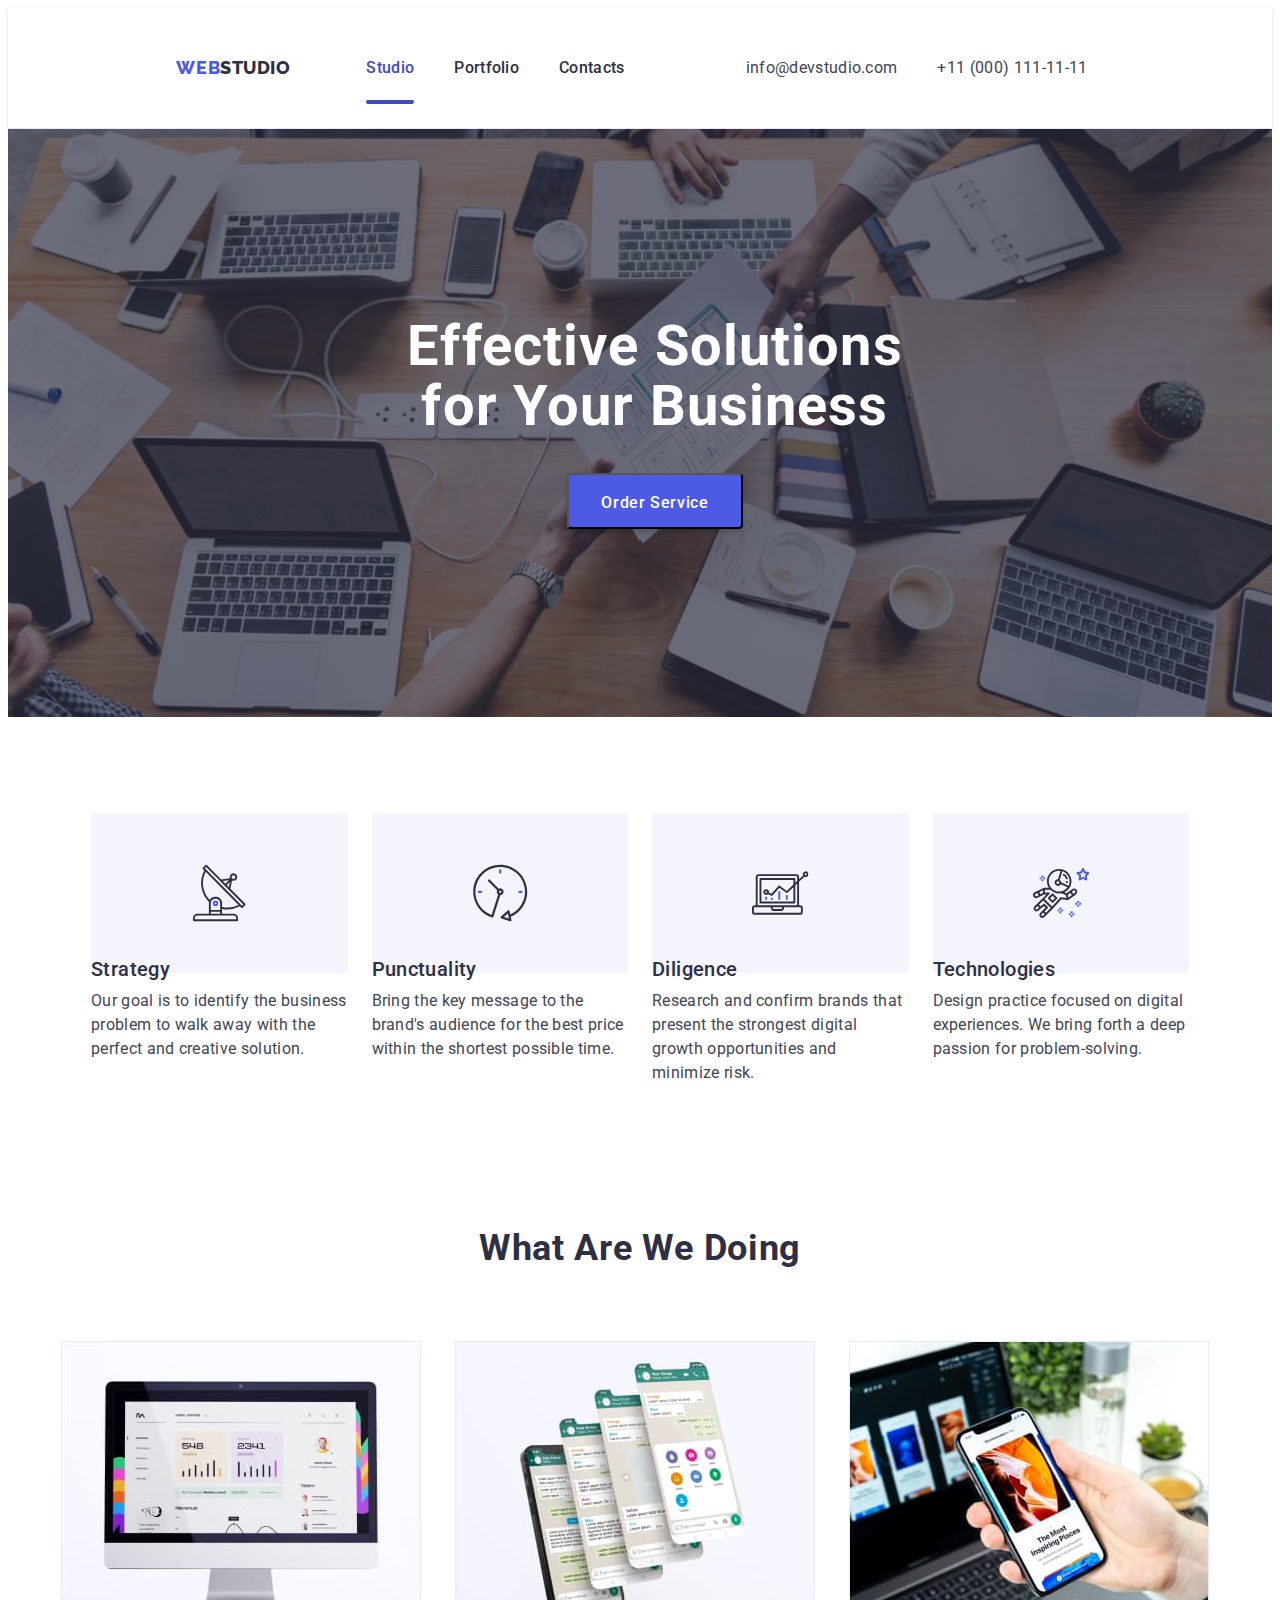
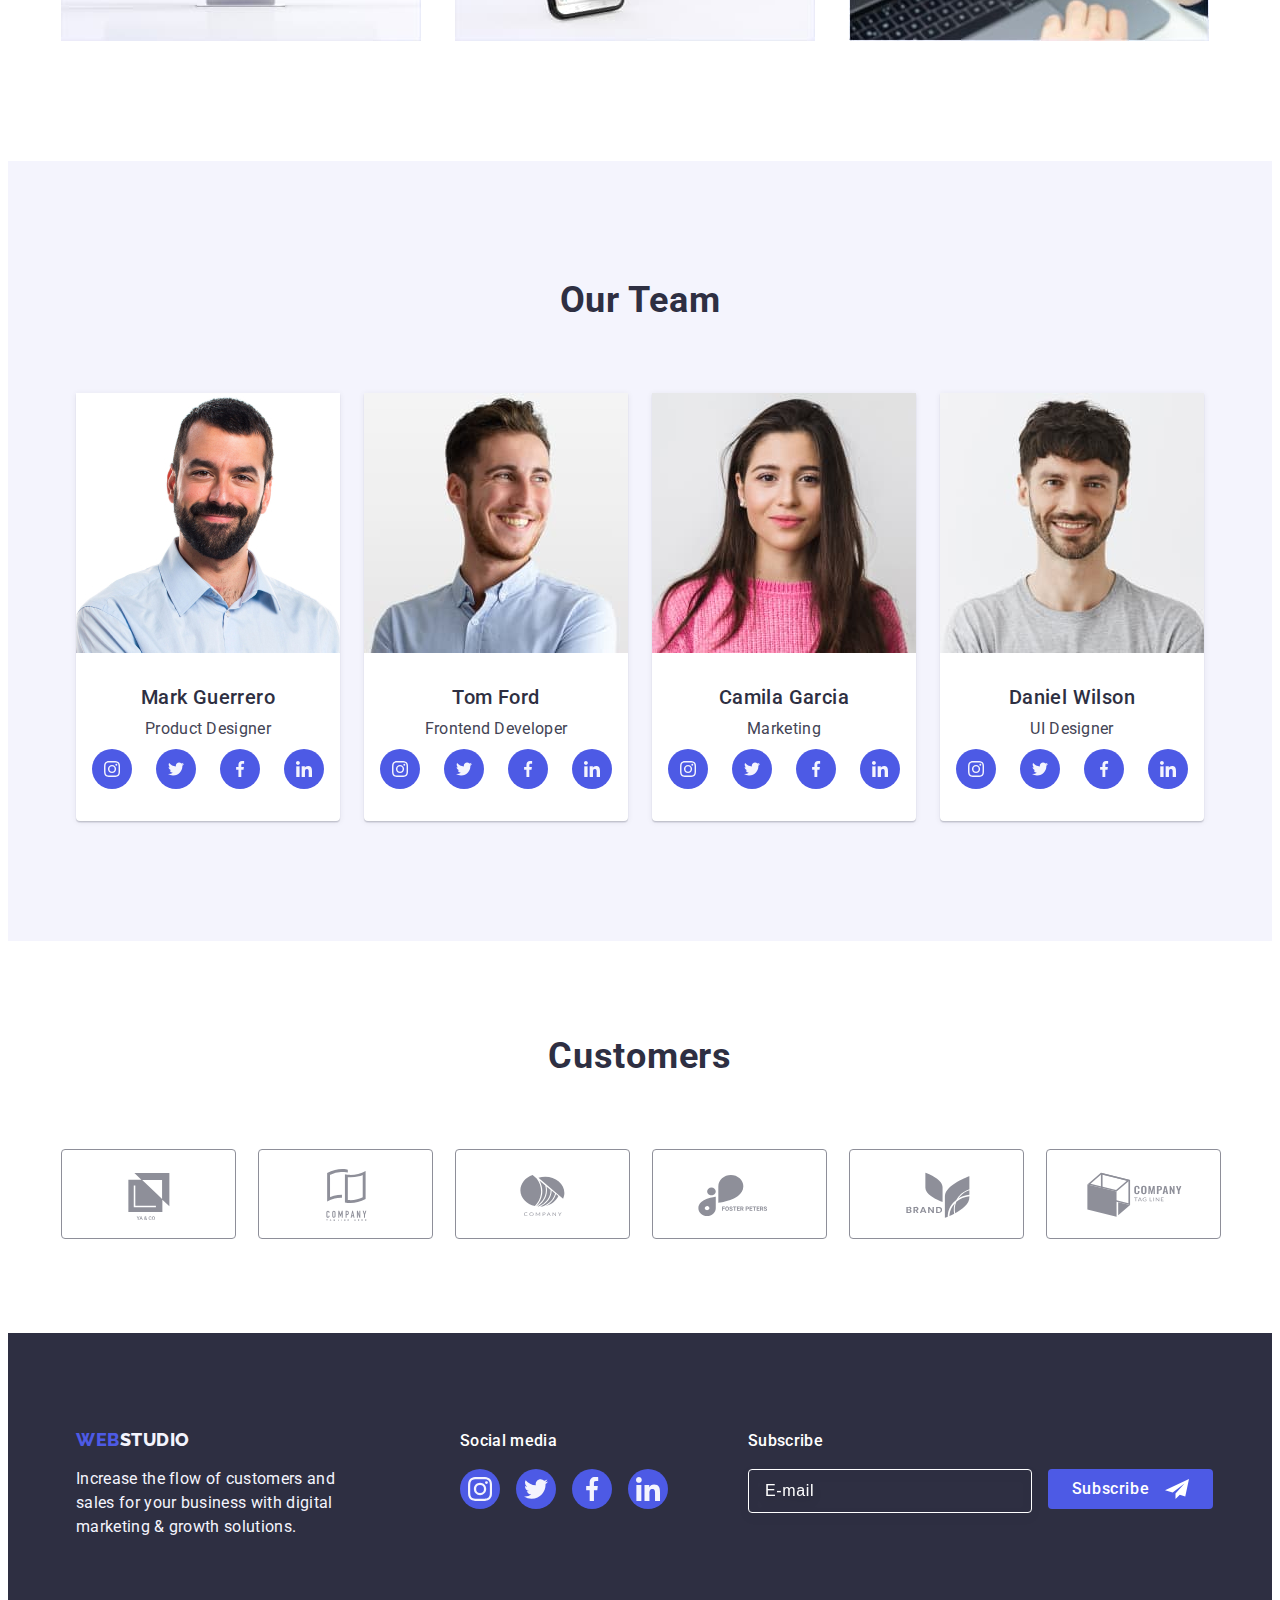
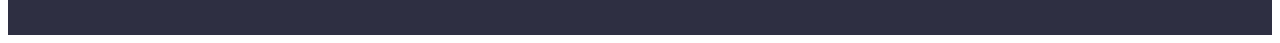
<file: index.html>
<!DOCTYPE html>
<html lang="en">
  <head>
    <meta charset="UTF-8" />
    <meta http-equiv="X-UA-Compatible" content="IE=edge" />
    <meta name="viewport" content="width=device-width, initial-scale=1.0" />
    <link rel="preconnect" href="https://fonts.googleapis.com" />
    <link rel="preconnect" href="https://fonts.gstatic.com" crossorigin />
    <link
      href="https://fonts.googleapis.com/css2?family=Raleway:wght@800&family=Roboto:wght@400;500;700;900&display=swap"
      rel="stylesheet"
    />
    <title>WebStudio</title>
    <link
      rel="stylesheet"
      href="https://cdnjs.cloudflare.com/ajax/libs/modern-normalize/2.0.0/modern-normalize.min.css"
      integrity="sha512-4xo8blKMVCiXpTaLzQSLSw3KFOVPWhm/TRtuPVc4WG6kUgjH6J03IBuG7JZPkcWMxJ5huwaBpOpnwYElP/m6wg=="
      crossorigin="anonymous"
      referrerpolicy="no-referrer"
    />
    <link rel="stylesheet" href="./css/styles.css" />
    <link rel="stylesheet" href="./css/media.css" />
  </head>

  <body>
    <header class="header">
      <div class="container header-container">
        <nav class="header-navigation">
          <a class="header-logo span link" href="./index.html"
            >Web<span>Studio</span>
          </a>
          <ul class="header-menu list">
            <li class="header-menu-item">
              <a class="header-menu current link" href="./index.html">Studio</a>
            </li>
            <li class="header-menu-item">
              <a class="header-menu link" href="./portfolio.html">Portfolio</a>
            </li>
            <li class="header-menu-item">
              <a class="header-menu link" href="">Contacts</a>
            </li>
          </ul>
        </nav>
        <address class="address">
          <ul class="address-menu list">
            <li class="address-item">
              <a class="address-link link" href="mailto:info@devstudio.com"
                >info@devstudio.com</a
              >
            </li>
            <li class="address-item">
              <a class="address-link link" href="tel:+110001111111">
                +11 (000) 111-11-11</a
              >
            </li>
          </ul>
        </address>
        <button
          class="mobile-menu-open js-open-menu"
          aria-expanded="false"
          aria-controls="mobile-menu"
        >
          <svg width="32" height="22">
            <use href="./images/icons.svg#icon-menu-hamburger"></use>
            <path
              fill-rule="evenodd"
              d="M3 5a1 1 0 011-1h12a1 1 0 110 2H4a1 1 0 01-1-1zM3 10a1 1 0 011-1h12a1 1 0 110 2H4a1 1 0 01-1-1zM3 15a1 1 0 011-1h12a1 1 0 110 2H4a1 1 0 01-1-1z"
              clip-rule="evenodd"
            ></path>
          </svg>
        </button>
        <div class="mobile-menu-container js-menu-container" id="mobile-menu">
          <div class="mobile-menu-header">
            <button class="mobile-menu-close js-close-menu">
              <svg width="8" height="8">
                <use href="./images/icons.svg#icon-close-menu-burger"></use>
              </svg>
            </button>
            <ul class="mobile-menu list">
              <li class="mobile-menu-item">
                <a class="mobile-menu-link current-mob link" href="./index.html"
                  >Studio</a
                >
              </li>
              <li class="mobile-menu-item">
                <a class="mobile-menu-link link" href="./portfolio.html"
                  >Portfolio</a
                >
              </li>
              <li class="mobile-menu-item">
                <a class="mobile-menu-link link" href="">Contacts</a>
              </li>
            </ul>
          </div>
          <div class="mob-adress-soc">
            <address class="address-mob">
              <ul class="address-mob-menu list">
                <li class="address-mob-item">
                  <a
                    class="address-mob-link span-mob link"
                    href="tel:+110001111111"
                  >
                    +11 (000) 111-11-11</a
                  >
                </li>
                <li class="address-mob-item">
                  <a
                    class="address-mob-link link"
                    href="mailto:info@devstudio.com"
                    >info@devstudio.com</a
                  >
                </li>
              </ul>
            </address>
            <!-----social-mob---->
            <div class="mob-social">
              <ul class="mob-social-list list">
                <li class="mob-social-item">
                  <a
                    class="mob-social-link"
                    href=""
                    target="_blank"
                    rel="no-referrer noopener"
                  >
                    <svg class="mob-soc-icon" width="24" height="24">
                      <use href="./images/icons.svg#icon-instagram-2"></use>
                    </svg>
                  </a>
                </li>
                <li class="mob-social-item">
                  <a
                    class="mob-social-link"
                    href=""
                    target="_blank"
                    rel="no-referrer noopener"
                  >
                    <svg class="mob-soc-icon" width="24" height="24">
                      <use href="./images/icons.svg#icon-twitter-1"></use>
                    </svg>
                  </a>
                </li>
                <li class="mob-social-item">
                  <a
                    class="mob-social-link"
                    href=""
                    target="_blank"
                    rel="no-referrer noopener"
                  >
                    <svg class="mob-soc-icon" width="24" height="24">
                      <use href="./images/icons.svg#icon-facebook-1"></use>
                    </svg>
                  </a>
                </li>
                <li class="mob-social-item">
                  <a
                    class="mob-social-link"
                    href=""
                    target="_blank"
                    rel="no-referrer noopener"
                  >
                    <svg class="mob-soc-icon" width="24" height="24">
                      <use href="./images/icons.svg#icon-linkedin-1"></use>
                    </svg>
                  </a>
                </li>
              </ul>
            </div>
          </div>
        </div>
      </div>
    </header>

    <main>
      <section class="hero">
        <div class="container hero-container">
          <h1 class="hero-title">Effective Solutions for Your Business</h1>
          <button class="hero-button" type="button" data-modal-open>
            Order Service
          </button>
        </div>
      </section>

      <!--About us-->

      <section class="features">
        <div class="container">
          <h2 class="visually-hidden">About us</h2>
          <ul class="features-menu list">
            <li class="features-item">
              <div class="features-menu-icons">
                <svg class="features-icon" width="64" height="64">
                  <use href="./images/icons.svg#icon-antenna-1"></use>
                </svg>
              </div>
              <h3 class="features-subtitle">Strategy</h3>
              <p class="features-item-text">
                Our goal is to identify the business problem to walk away with
                the perfect and creative solution.
              </p>
            </li>
            <li class="features-item">
              <div class="features-menu-icons">
                <svg class="features-icon" width="64" height="64">
                  <use href="./images/icons.svg#icon-clock-1"></use>
                </svg>
              </div>
              <h3 class="features-subtitle">Punctuality</h3>
              <p class="features-item-text">
                Bring the key message to the brand's audience for the best price
                within the shortest possible time.
              </p>
            </li>
            <li class="features-item">
              <div class="features-menu-icons">
                <svg class="features-icon" width="64" height="64">
                  <use href="./images/icons.svg#icon-diagram-1"></use>
                </svg>
              </div>
              <h3 class="features-subtitle">Diligence</h3>
              <p class="features-item-text">
                Research and confirm brands that present the strongest digital
                growth opportunities and minimize risk.
              </p>
            </li>
            <li class="features-item">
              <div class="features-menu-icons">
                <svg class="features-icon" width="64" height="64">
                  <use href="./images/icons.svg#icon-astronaut-1"></use>
                </svg>
              </div>
              <h3 class="features-subtitle">Technologies</h3>
              <p class="features-item-text">
                Design practice focused on digital experiences. We bring forth a
                deep passion for problem-solving.
              </p>
            </li>
          </ul>
        </div>
      </section>

      <!--What are we doing-->

      <section class="work">
        <div class="container">
          <h2 class="work-subtitle">What are we doing</h2>

          <ul class="work-menu list">
            <li class="work-item">
              <img
                srcset="./images/screen1x.jpg 1x, ./images/screen2x.jpg 2x"
                src="./images/box1.jpg"
                alt="display"
                width="360"
                height="300"
              />
            </li>
            <li class="work-item">
              <img
                srcset="
                  ./images/screen-app1x.jpg 1x,
                  ./images/screen-app2x.jpg 2x
                "
                src="./images/img2.jpg"
                alt="phonescreen"
                width="360"
                height="300"
              />
            </li>
            <li class="work-item">
              <img
                srcset="
                  ./images/screen2-app1x.jpg 1x,
                  ./images/screen2-app2x.jpg 2x
                "
                src="./images/img3.jpg"
                alt="display-and-phonescreen"
                width="360"
                height="300"
              />
            </li>
          </ul>
        </div>
      </section>

      <!--Our team-->

      <section class="team">
        <div class="container">
          <h2 class="team-subtitle">Our Team</h2>
          <ul class="team-menu list">
            <li class="team-item">
              <img
                class="team-img"
                srcset="./images/mark1x.jpg 1x, ./images/mark2x.jpg 2x"
                src="./images/img-min.jpg"
                alt="Mark Guerrero"
                width="264"
                height="260"
              />
              <div class="name-position">
                <h3 class="team-member">Mark Guerrero</h3>
                <p class="team-member-position">Product Designer</p>

                <ul class="member-icon-list list">
                  <li class="member-icon-item">
                    <a
                      class="member-icon-link"
                      href=""
                      target="_blank"
                      rel="no-referrer noopener"
                    >
                      <svg class="member-icon" width="16" height="16">
                        <use href="./images/icons.svg#icon-instagram-2"></use>
                      </svg>
                    </a>
                  </li>
                  <li class="member-icon-item">
                    <a
                      class="member-icon-link"
                      href=""
                      target="_blank"
                      rel="no-referrer noopener"
                    >
                      <svg class="member-icon" width="16" height="16">
                        <use href="./images/icons.svg#icon-twitter-1"></use>
                      </svg>
                    </a>
                  </li>
                  <li class="member-icon-item">
                    <a
                      class="member-icon-link"
                      href=""
                      target="_blank"
                      rel="no-referrer noopener"
                    >
                      <svg class="member-icon" width="16" height="16">
                        <use href="./images/icons.svg#icon-facebook-1"></use>
                      </svg>
                    </a>
                  </li>
                  <li class="member-icon-item">
                    <a
                      class="member-icon-link"
                      href=""
                      target="_blank"
                      rel="no-referrer noopener"
                    >
                      <svg class="member-icon" width="16" height="16">
                        <use href="./images/icons.svg#icon-linkedin-1"></use>
                      </svg>
                    </a>
                  </li>
                </ul>
              </div>
            </li>
            <li class="team-item">
              <img
                class="team-img"
                srcset="./images/tom1x.jpg 1x, ./images/tom2x.jpg 2x"
                src="./images/img4-min.jpg"
                alt="Tom Ford"
                width="264"
                height="260"
              />
              <div class="name-position">
                <h3 class="team-member">Tom Ford</h3>
                <p class="team-member-position">Frontend Developer</p>

                <ul class="member-icon-list list">
                  <li class="member-icon-item">
                    <a
                      class="member-icon-link"
                      href=""
                      target="_blank"
                      rel="no-referrer noopener"
                    >
                      <svg class="member-icon" width="16" height="16">
                        <use href="./images/icons.svg#icon-instagram-2"></use>
                      </svg>
                    </a>
                  </li>
                  <li class="member-icon-item">
                    <a
                      class="member-icon-link"
                      href=""
                      target="_blank"
                      rel="no-referrer noopener"
                    >
                      <svg class="member-icon" width="16" height="16">
                        <use href="./images/icons.svg#icon-twitter-1"></use>
                      </svg>
                    </a>
                  </li>
                  <li class="member-icon-item">
                    <a
                      class="member-icon-link"
                      href=""
                      target="_blank"
                      rel="no-referrer noopener"
                    >
                      <svg class="member-icon" width="16" height="16">
                        <use href="./images/icons.svg#icon-facebook-1"></use>
                      </svg>
                    </a>
                  </li>
                  <li class="member-icon-item">
                    <a
                      class="member-icon-link"
                      href=""
                      target="_blank"
                      rel="no-referrer noopener"
                    >
                      <svg class="member-icon" width="16" height="16">
                        <use href="./images/icons.svg#icon-linkedin-1"></use>
                      </svg>
                    </a>
                  </li>
                </ul>
              </div>
            </li>
            <li class="team-item">
              <img
                class="team-img"
                srcset="./images/camila1x.jpg 1x, ./images/camila2x.jpg 2x"
                src="./images/img5-min.jpg"
                alt="Camila Garcia"
                width="264"
                height="260"
              />
              <div class="name-position">
                <h3 class="team-member">Camila Garcia</h3>
                <p class="team-member-position">Marketing</p>

                <ul class="member-icon-list list">
                  <li class="member-icon-item">
                    <a
                      class="member-icon-link"
                      href=""
                      target="_blank"
                      rel="no-referrer noopener"
                    >
                      <svg class="member-icon" width="16" height="16">
                        <use href="./images/icons.svg#icon-instagram-2"></use>
                      </svg>
                    </a>
                  </li>
                  <li class="member-icon-item">
                    <a
                      class="member-icon-link"
                      href=""
                      target="_blank"
                      rel="no-referrer noopener"
                    >
                      <svg class="member-icon" width="16" height="16">
                        <use href="./images/icons.svg#icon-twitter-1"></use>
                      </svg>
                    </a>
                  </li>
                  <li class="member-icon-item">
                    <a
                      class="member-icon-link"
                      href=""
                      target="_blank"
                      rel="no-referrer noopener"
                    >
                      <svg class="member-icon" width="16" height="16">
                        <use href="./images/icons.svg#icon-facebook-1"></use>
                      </svg>
                    </a>
                  </li>
                  <li class="member-icon-item">
                    <a
                      class="member-icon-link"
                      href=""
                      target="_blank"
                      rel="no-referrer noopener"
                    >
                      <svg class="member-icon" width="16" height="16">
                        <use href="./images/icons.svg#icon-linkedin-1"></use>
                      </svg>
                    </a>
                  </li>
                </ul>
              </div>
            </li>
            <li class="team-item">
              <img
                class="team-img"
                srcset="./images/daniel1x.jpg 1x, ./images/daniel2x.jpg 2x"
                src="./images/img6-min.jpg"
                alt="Daniel Wilson"
                width="264"
                height="260"
              />
              <div class="name-position">
                <h3 class="team-member">Daniel Wilson</h3>
                <p class="team-member-position">UI Designer</p>

                <ul class="member-icon-list list">
                  <li class="member-icon-item">
                    <a
                      class="member-icon-link"
                      href=""
                      target="_blank"
                      rel="no-referrer noopener"
                    >
                      <svg class="member-icon" width="16" height="16">
                        <use href="./images/icons.svg#icon-instagram-2"></use>
                      </svg>
                    </a>
                  </li>
                  <li class="member-icon-item">
                    <a
                      class="member-icon-link"
                      href=""
                      target="_blank"
                      rel="no-referrer noopener"
                    >
                      <svg class="member-icon" width="16" height="16">
                        <use href="./images/icons.svg#icon-twitter-1"></use>
                      </svg>
                    </a>
                  </li>
                  <li class="member-icon-item">
                    <a
                      class="member-icon-link"
                      href=""
                      target="_blank"
                      rel="no-referrer noopener"
                    >
                      <svg class="member-icon" width="16" height="16">
                        <use href="./images/icons.svg#icon-facebook-1"></use>
                      </svg>
                    </a>
                  </li>
                  <li class="member-icon-item">
                    <a
                      class="member-icon-link"
                      href=""
                      target="_blank"
                      rel="no-referrer noopener"
                    >
                      <svg class="member-icon" width="16" height="16">
                        <use href="./images/icons.svg#icon-linkedin-1"></use>
                      </svg>
                    </a>
                  </li>
                </ul>
              </div>
            </li>
          </ul>
        </div>
      </section>

      <section class="customers">
        <div class="container">
          <h2 class="customers-title">Customers</h2>
          <ul class="customers-list list">
            <li class="customers-item">
              <a
                class="customers-link"
                href=""
                aria-label=""
                target="_blank"
                rel="no-referrer noopener"
              >
                <svg class="customers-icon" width="104" height="56">
                  <use href="./images/icons.svg#icon-Logo"></use>
                </svg>
              </a>
            </li>
            <li class="customers-item">
              <a
                class="customers-link"
                href=""
                aria-label=""
                target="_blank"
                rel="no-referrer noopener"
              >
                <svg class="customers-icon" width="104" height="56">
                  <use href="./images/icons.svg#icon-Logo-company"></use>
                </svg>
              </a>
            </li>
            <li class="customers-item">
              <a
                class="customers-link"
                href=""
                aria-label=""
                target="_blank"
                rel="no-referrer noopener"
              >
                <svg class="customers-icon" width="104" height="56">
                  <use href="./images/icons.svg#icon-Logo-company3"></use>
                </svg>
              </a>
            </li>
            <li class="customers-item">
              <a
                class="customers-link"
                href=""
                aria-label=""
                target="_blank"
                rel="no-referrer noopener"
              >
                <svg class="customers-icon" width="104" height="56">
                  <use href="./images/icons.svg#icon-Logo-company4"></use>
                </svg>
              </a>
            </li>
            <li class="customers-item">
              <a
                class="customers-link"
                href=""
                aria-label=""
                target="_blank"
                rel="no-referrer noopener"
              >
                <svg class="customers-icon" width="104" height="56">
                  <use href="./images/icons.svg#icon-Logo-company5"></use>
                </svg>
              </a>
            </li>
            <li class="customers-item">
              <a
                class="customers-link"
                href=""
                aria-label=""
                target="_blank"
                rel="no-referrer noopener"
              >
                <svg class="customers-icon" width="104" height="56">
                  <use href="./images/icons.svg#icon-Logo-company6"></use>
                </svg>
              </a>
            </li>
          </ul>
        </div>
      </section>
    </main>

    <!-----Footer----->

    <footer class="footer">
      <div class="container footer-container">
        <div class="footer-logo-text">
          <a class="footer-logo span link" href="./index.html"
            >Web<span class="span">Studio</span></a
          >
          <p class="footer-text">
            Increase the flow of customers and sales for your business with
            digital marketing & growth solutions.
          </p>
        </div>
        <div class="footer-social">
          <p class="social-text">Social media</p>
          <ul class="footer-social-list list">
            <li class="footer-social-item">
              <a
                class="footer-social-link"
                href=""
                target="_blank"
                rel="no-referrer noopener"
              >
                <svg class="footer-soc-icon" width="24" height="24">
                  <use href="./images/icons.svg#icon-instagram-2"></use>
                </svg>
              </a>
            </li>
            <li class="footer-social-item">
              <a
                class="footer-social-link"
                href=""
                target="_blank"
                rel="no-referrer noopener"
              >
                <svg class="footer-soc-icon" width="24" height="24">
                  <use href="./images/icons.svg#icon-twitter-1"></use>
                </svg>
              </a>
            </li>
            <li class="footer-social-item">
              <a
                class="footer-social-link"
                href=""
                target="_blank"
                rel="no-referrer noopener"
              >
                <svg class="footer-soc-icon" width="24" height="24">
                  <use href="./images/icons.svg#icon-facebook-1"></use>
                </svg>
              </a>
            </li>
            <li class="footer-social-item">
              <a
                class="footer-social-link"
                href=""
                target="_blank"
                rel="no-referrer noopener"
              >
                <svg class="footer-soc-icon" width="24" height="24">
                  <use href="./images/icons.svg#icon-linkedin-1"></use>
                </svg>
              </a>
            </li>
          </ul>
        </div>

        <div class="subscribe">
          <p class="subscribe-text">Subscribe</p>
          <form class="form-subscribe">
            <label class="label-subscribe">
              <input
                class="subscribe-input"
                type="email"
                name="email"
                placeholder="E-mail"
              />
            </label>
            <button class="btn-subscribe" type="submit">
              Subscribe
              <svg class="subscribe-icon" width="24" height="24">
                <use href="./images/icons.svg#icon-icon-send"></use>
              </svg>
            </button>
          </form>
        </div>
      </div>
    </footer>

    <!---------------------Backdrop-------------------->

    <div class="backdrop is-hidden" data-modal>
      <div class="modal">
        <button type="submit" class="modal-btn" data-modal-close>
          <svg class="close-btn" data-modal-close width="8" height="8">
            <use href="./images/icons.svg#icon-close-black-btn"></use>
          </svg>
        </button>
        <p class="modal-title">Leave your contacts and we will call you back</p>
        <form class="modal-form">
          <div class="modal-field">
            <label for="user-name" class="modal-label">Name</label>
            <div class="input-wrap">
              <input
                type="text"
                name="user-name"
                id="user-name"
                class="modal-input"
              />
              <svg class="input-icon" width="18" height="24">
                <use href="./images/icons.svg#icon-modal-person-icon"></use>
              </svg>
            </div>
          </div>
          <div class="modal-field">
            <label for="user-phone" class="modal-label">Phone</label>
            <div class="input-wrap">
              <input
                type="tel"
                name="user-phone"
                id="user-phone"
                class="modal-input"
              />
              <svg class="input-icon" width="18" height="24">
                <use href="./images/icons.svg#icon-modal-phone"></use>
              </svg>
            </div>
          </div>
          <div class="modal-field">
            <label for="user-email" class="modal-label">Email</label>
            <div class="input-wrap">
              <input
                type="email"
                id="user-email"
                name="user-email"
                class="modal-input"
              />
              <svg class="input-icon" width="18" height="24">
                <use href="./images/icons.svg#icon-modal-email"></use>
              </svg>
            </div>
          </div>
          <div class="modal-textarea">
            <label for="user-comment" class="modal-label">Comment</label>
            <textarea
              name="user-comment"
              id="user-comment"
              placeholder="Text input"
              class="modal-text-area"
            ></textarea>
          </div>
          <div class="modal-checkbox">
            <input
              type="checkbox"
              name="user-privacy"
              id="user-privacy"
              class="input-check visually-hidden"
              value="true"
            />
            <label for="user-privacy" class="check-text">
              <span class="chec-icon-custom">
                <svg class="check-icon" width="10" height="8">
                  <use href="./images/icons.svg#icon-check"></use>
                </svg>
              </span>
              I accept the terms and conditions of the
              <a class="check-link" href="">Privacy Policy</a>
            </label>
          </div>

          <button type="submit" class="modal-send-btn">Send</button>
        </form>
      </div>
    </div>
    <script src="./js/modal.js"></script>
    <script src="./js/mobile-menu.js"></script>
  </body>
</html>
</file>
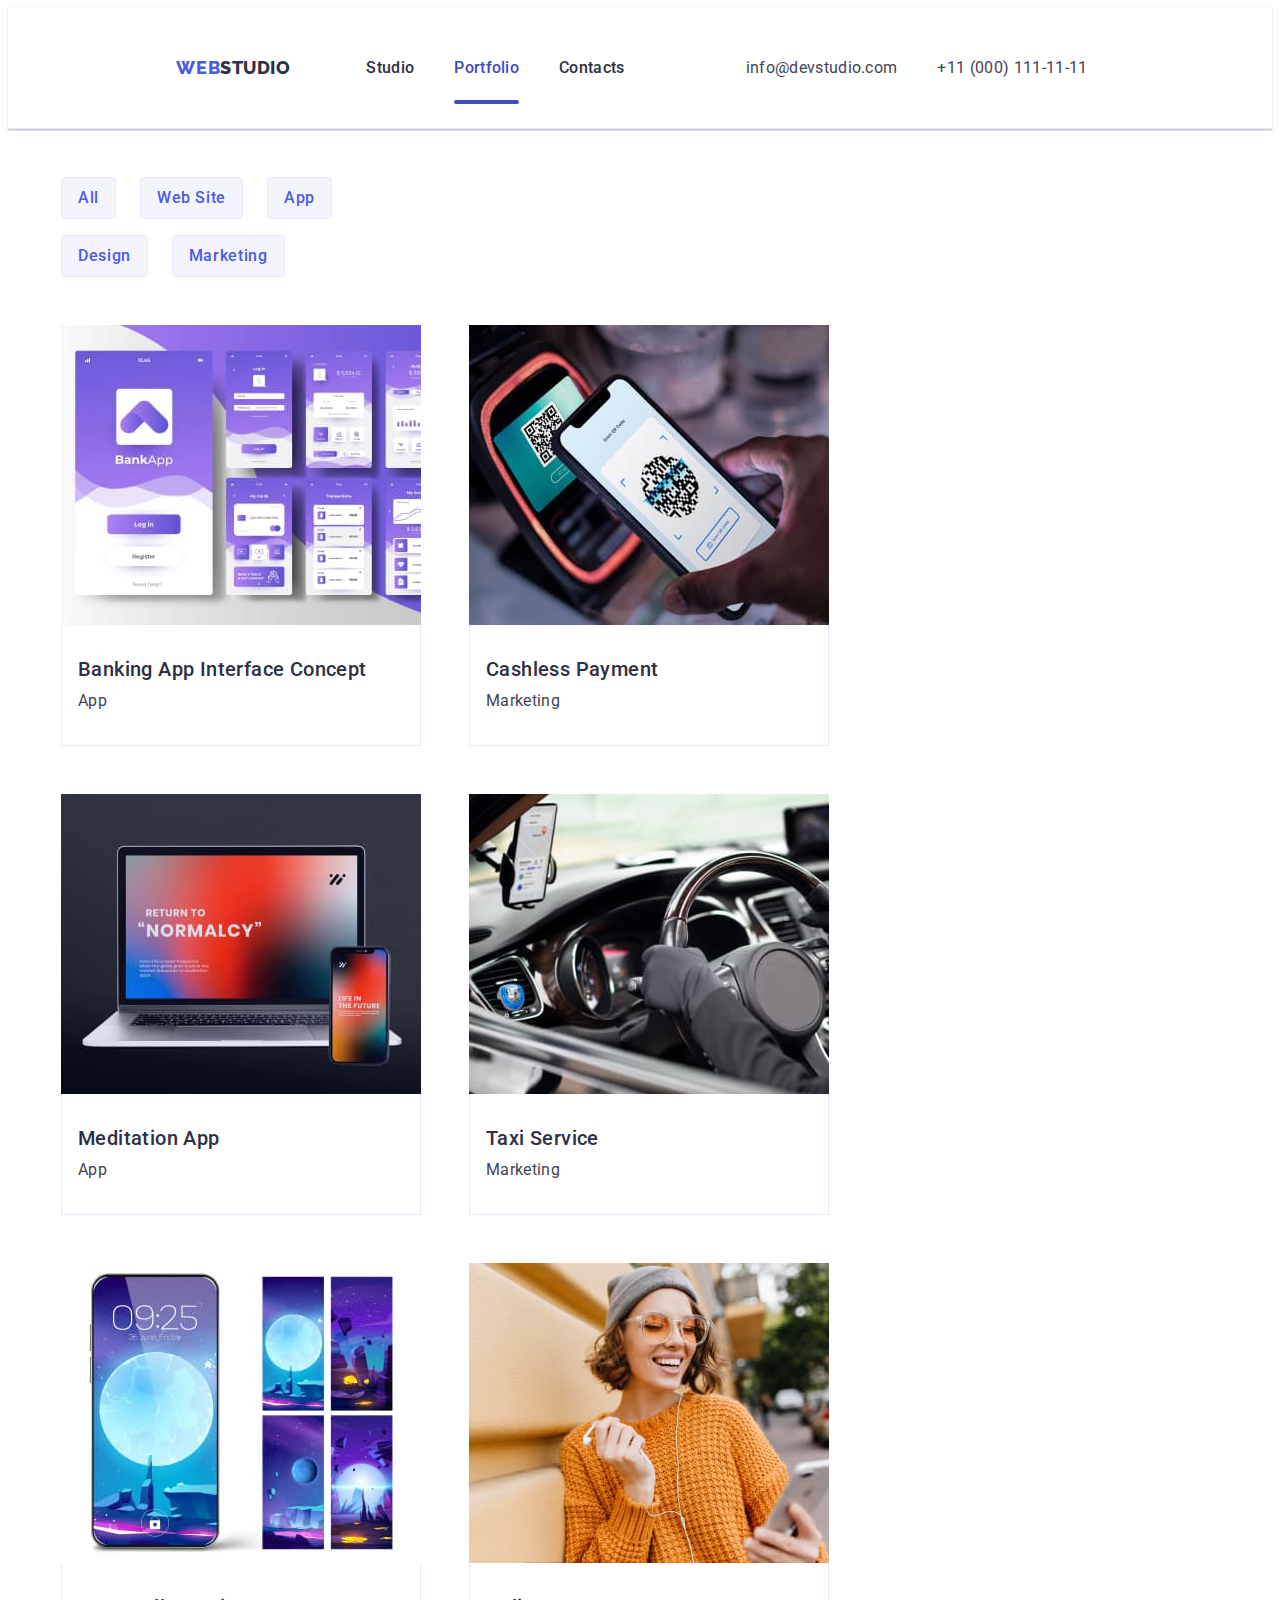
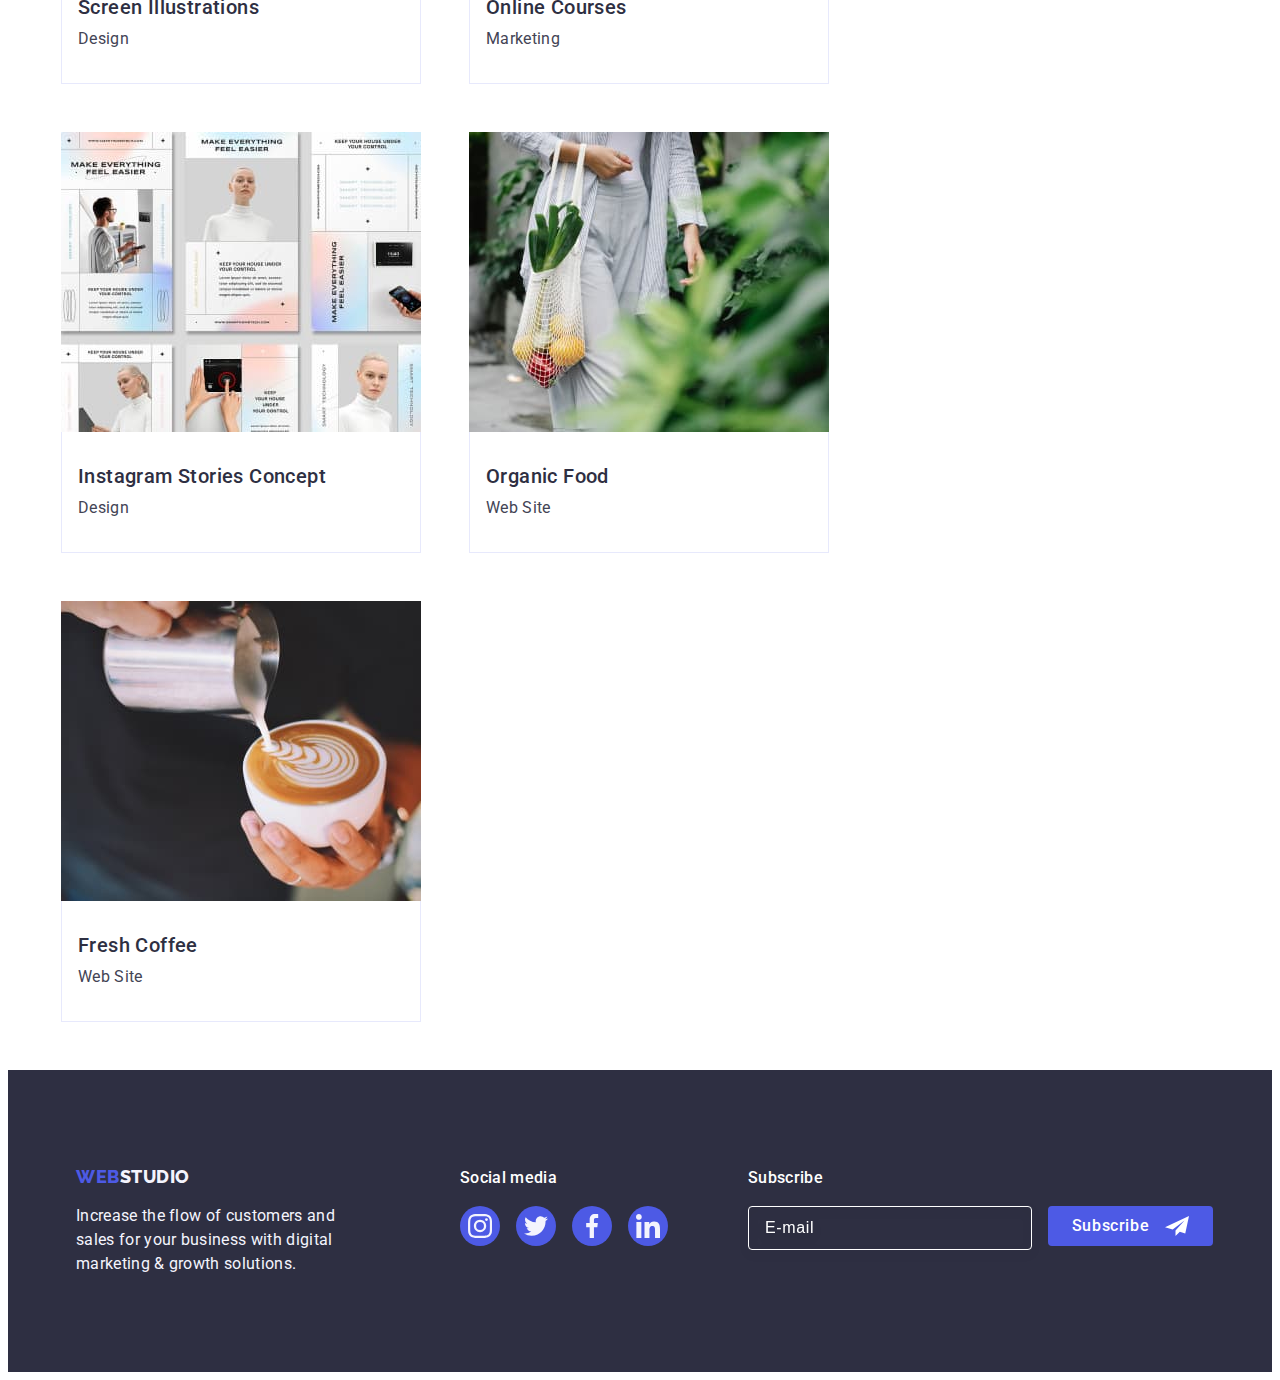
<file: portfolio.html>
<!DOCTYPE html>
<html lang="en">
  <head>
    <meta charset="UTF-8" />
    <meta http-equiv="X-UA-Compatible" content="IE=edge" />
    <meta name="viewport" content="width=device-width, initial-scale=1.0" />
    <link rel="preconnect" href="https://fonts.googleapis.com" />
    <link rel="preconnect" href="https://fonts.gstatic.com" crossorigin />
    <link
      href="https://fonts.googleapis.com/css2?family=Raleway:wght@800&family=Roboto:wght@400;500;700;900&display=swap"
      rel="stylesheet"
    />
    <title>Portfolio</title>
    <link
      rel="stylesheet"
      href="https://cdnjs.cloudflare.com/ajax/libs/modern-normalize/2.0.0/modern-normalize.min.css"
      integrity="sha512-4xo8blKMVCiXpTaLzQSLSw3KFOVPWhm/TRtuPVc4WG6kUgjH6J03IBuG7JZPkcWMxJ5huwaBpOpnwYElP/m6wg=="
      crossorigin="anonymous"
      referrerpolicy="no-referrer"
    />
    <link rel="stylesheet" href="./css/styles.css" />
    <link rel="stylesheet" href="./css/media.css" />
  </head>
  <body>
    <header class="header">
      <div class="container header-container">
        <nav class="header-navigation">
          <a class="header-logo span link" href="./index.html"
            >Web<span class="span">Studio</span>
          </a>
          <ul class="header-menu list">
            <li class="header-menu-item">
              <a class="header-menu link" href="./index.html">Studio</a>
            </li>
            <li class="header-menu-item">
              <a class="header-menu current link" href="./portfolio.html"
                >Portfolio</a
              >
            </li>
            <li class="header-menu-item">
              <a class="header-menu link" href="">Contacts</a>
            </li>
          </ul>
        </nav>
        <address class="address">
          <ul class="address-menu list">
            <li class="address-item">
              <a class="address-link link" href="mailto:info@devstudio.com"
                >info@devstudio.com</a
              >
            </li>
            <li class="address-item">
              <a class="address-link link" href="tel:+110001111111"
                >+11 (000) 111-11-11</a
              >
            </li>
          </ul>
        </address>
        <button
          class="mobile-menu-open js-open-menu"
          aria-expanded="false"
          aria-controls="mobile-menu"
        >
          <svg width="32" height="22">
            <use href="./images/icons.svg#icon-menu-hamburger"></use>
            <path
              fill-rule="evenodd"
              d="M3 5a1 1 0 011-1h12a1 1 0 110 2H4a1 1 0 01-1-1zM3 10a1 1 0 011-1h12a1 1 0 110 2H4a1 1 0 01-1-1zM3 15a1 1 0 011-1h12a1 1 0 110 2H4a1 1 0 01-1-1z"
              clip-rule="evenodd"
            ></path>
          </svg>
        </button>
        <div class="mobile-menu-container js-menu-container" id="mobile-menu">
          <div class="mobile-menu-header">
            <button class="mobile-menu-close js-close-menu">
              <svg width="8" height="8">
                <use href="./images/icons.svg#icon-close-menu-burger"></use>
              </svg>
            </button>
            <ul class="mobile-menu list">
              <li class="mobile-menu-item">
                <a class="mobile-menu-link link" href="./index.html">Studio</a>
              </li>
              <li class="mobile-menu-item">
                <a
                  class="mobile-menu-link current-mob link"
                  href="./portfolio.html"
                  >Portfolio</a
                >
              </li>
              <li class="mobile-menu-item">
                <a class="mobile-menu-link link" href="">Contacts</a>
              </li>
            </ul>
          </div>
          <div class="mob-adress-soc">
            <address class="address-mob">
              <ul class="address-mob-menu list">
                <li class="address-mob-item">
                  <a
                    class="address-mob-link span-mob link"
                    href="tel:+110001111111"
                  >
                    +11 (000) 111-11-11</a
                  >
                </li>
                <li class="address-mob-item">
                  <a
                    class="address-mob-link link"
                    href="mailto:info@devstudio.com"
                    >info@devstudio.com</a
                  >
                </li>
              </ul>
            </address>
            <!-----social-mob---->
            <div class="mob-social">
              <ul class="mob-social-list list">
                <li class="mob-social-item">
                  <a
                    class="mob-social-link"
                    href=""
                    target="_blank"
                    rel="no-referrer noopener"
                  >
                    <svg class="mob-soc-icon" width="24" height="24">
                      <use href="./images/icons.svg#icon-instagram-2"></use>
                    </svg>
                  </a>
                </li>
                <li class="mob-social-item">
                  <a
                    class="mob-social-link"
                    href=""
                    target="_blank"
                    rel="no-referrer noopener"
                  >
                    <svg class="mob-soc-icon" width="24" height="24">
                      <use href="./images/icons.svg#icon-twitter-1"></use>
                    </svg>
                  </a>
                </li>
                <li class="mob-social-item">
                  <a
                    class="mob-social-link"
                    href=""
                    target="_blank"
                    rel="no-referrer noopener"
                  >
                    <svg class="mob-soc-icon" width="24" height="24">
                      <use href="./images/icons.svg#icon-facebook-1"></use>
                    </svg>
                  </a>
                </li>
                <li class="mob-social-item">
                  <a
                    class="mob-social-link"
                    href=""
                    target="_blank"
                    rel="no-referrer noopener"
                  >
                    <svg class="mob-soc-icon" width="24" height="24">
                      <use href="./images/icons.svg#icon-linkedin-1"></use>
                    </svg>
                  </a>
                </li>
              </ul>
            </div>
          </div>
        </div>
      </div>
    </header>
    <main>
      <section class="projects">
        <div class="container">
          <h1 class="visually-hidden">Projects</h1>
          <ul class="button button-container list">
            <li><button class="button-item" type="button">All</button></li>
            <li><button class="button-item" type="button">Web Site</button></li>
            <li><button class="button-item" type="button">App</button></li>
            <li><button class="button-item" type="button">Design</button></li>
            <li>
              <button class="button-item" type="button">Marketing</button>
            </li>
          </ul>

          <ul class="cards list">
            <li class="cards-list">
              <a class="cards-item link" href="">
                <div class="overlay">
                  <picture>
                    <source
                      srcset="
                        ./images/app-interfacedesk1x.jpg 1x,
                        ./images/app-interfacedesk2x.jpg 2x
                      "
                      media="(min-width: 1158px)"
                    />
                    <source
                      srcset="
                        ./images/app-interfacetab1x.jpg 1x,
                        ./images/app-interfacetab2x.jpg 2x
                      "
                      media="(min-width: 768px)"
                    />
                    <source
                      srcset="
                        ./images/app-interfacemob1x.jpg 1x,
                        ./images/app-interfacemob2x.jpg 2x
                      "
                      media="(max-width: 767px)"
                    />
                    <img
                      src="./images/app-interface.jpg"
                      alt="Banking app interface"
                      width="360"
                      height="300"
                    />
                  </picture>

                  <p class="products-cover-text">
                    14 Stylish and User-Friendly App Design Concepts · Task
                    Manager App · Calorie Tracker App · Exotic Fruit Ecommerce
                    App · Cloud Storage App
                  </p>
                </div>
                <div class="cards-content">
                  <h2 class="cards-title">Banking App Interface Concept</h2>
                  <p class="cards-text">App</p>
                </div>
              </a>
            </li>
            <li class="cards-list">
              <a class="cards-item link" href="">
                <div class="overlay">
                  <picture>
                    <source
                      srcset="
                        ./images/paymentdesk1x.jpg 1x,
                        ./images/paymentdesk2x.jpg 2x
                      "
                      media="(min-width: 1158px)"
                    />
                    <source
                      srcset="
                        ./images/paymenttab1x.jpg 1x,
                        ./images/paymenttab2x.jpg 2x
                      "
                      media="(min-width: 768px)"
                    />
                    <source
                      srcset="
                        ./images/paymentmob1x.jpg 1x,
                        ./images/paymentmob2x.jpg 2x
                      "
                      media="(max-width: 767px)"
                    />
                    <img
                      src="./images/payment.jpg"
                      alt="Cashless payment"
                      width="360"
                      height="300"
                    />
                  </picture>

                  <p class="products-cover-text">
                    14 Stylish and User-Friendly App Design Concepts · Task
                    Manager App · Calorie Tracker App · Exotic Fruit Ecommerce
                    App · Cloud Storage App
                  </p>
                </div>
                <div class="cards-content">
                  <h2 class="cards-title">Cashless Payment</h2>
                  <p class="cards-text">Marketing</p>
                </div>
              </a>
            </li>
            <li class="cards-list">
              <a class="cards-item link" href="">
                <div class="overlay">
                  <picture>
                    <source
                      srcset="
                        ./images/meditation-appdesk1x.jpg 1x,
                        ./images/meditation-appdesk2x.jpg 2x
                      "
                      media="(min-width: 1158px)"
                    />
                    <source
                      srcset="
                        ./images/meditation-apptab1x.jpg 1x,
                        ./images/meditation-apptab2x.jpg 2x
                      "
                      media="(min-width: 768px)"
                    />
                    <source
                      srcset="
                        ./images/meditation-appmob1x.jpg 1x,
                        ./images/meditation-appmob2x.jpg 2x
                      "
                      media="(max-width: 767px)"
                    />
                    <img
                      src="./images/meditation-app.jpg"
                      alt="Meditation"
                      width="360"
                      height="300"
                    />
                  </picture>

                  <p class="products-cover-text">
                    14 Stylish and User-Friendly App Design Concepts · Task
                    Manager App · Calorie Tracker App · Exotic Fruit Ecommerce
                    App · Cloud Storage App
                  </p>
                </div>
                <div class="cards-content">
                  <h2 class="cards-title">Meditation App</h2>
                  <p class="cards-text">App</p>
                </div>
              </a>
            </li>

            <li class="cards-list">
              <a class="cards-item link" href="">
                <div class="overlay">
                  <picture>
                    <source
                      srcset="
                        ./images/taxidesk1x.jpg 1x,
                        ./images/taxidesk2x.jpg 2x
                      "
                      media="(min-width: 1158px)"
                    />
                    <source
                      srcset="
                        ./images/taxitab1x.jpg 1x,
                        ./images/taxitab2x.jpg 2x
                      "
                      media="(min-width: 768px)"
                    />
                    <source
                      srcset="
                        ./images/taximob1x.jpg 1x,
                        ./images/taximob2x.jpg 2x
                      "
                      media="(max-width: 767px)"
                    />
                    <img
                      src="./images/taxi.jpg"
                      alt="Taxi"
                      width="360"
                      height="300"
                    />
                  </picture>

                  <p class="products-cover-text">
                    14 Stylish and User-Friendly App Design Concepts · Task
                    Manager App · Calorie Tracker App · Exotic Fruit Ecommerce
                    App · Cloud Storage App
                  </p>
                </div>
                <div class="cards-content">
                  <h2 class="cards-title">Taxi Service</h2>
                  <p class="cards-text">Marketing</p>
                </div>
              </a>
            </li>
            <li class="cards-list">
              <a class="cards-item link" href="">
                <div class="overlay">
                  <picture>
                    <source
                      srcset="
                        ./images/illustrationsdesk1x.jpg 1x,
                        ./images/illustrationsdesk2x.jpg 2x
                      "
                      media="(min-width: 1158px)"
                    />
                    <source
                      srcset="
                        ./images/illustrationstab1x.jpg 1x,
                        ./images/illustrationstab2x.jpg 2x
                      "
                      media="(min-width: 768px)"
                    />
                    <source
                      srcset="
                        ./images/illustrationsmob1x.jpg 1x,
                        ./images/illustrationsmob2x.jpg 2x
                      "
                      media="(max-width: 767px)"
                    />

                    <img
                      src="./images/illustrations.jpg"
                      alt="illustrations"
                      width="360"
                      height="300"
                    />
                  </picture>

                  <p class="products-cover-text">
                    14 Stylish and User-Friendly App Design Concepts · Task
                    Manager App · Calorie Tracker App · Exotic Fruit Ecommerce
                    App · Cloud Storage App
                  </p>
                </div>
                <div class="cards-content">
                  <h2 class="cards-title">Screen Illustrations</h2>
                  <p class="cards-text">Design</p>
                </div>
              </a>
            </li>
            <li class="cards-list">
              <a class="cards-item link" href="">
                <div class="overlay">
                  <picture>
                    <source
                      srcset="
                        ./images/online-coursesdesk1x.jpg 1x,
                        ./images/online-coursesdesk2x.jpg 2x
                      "
                      media="(min-width: 1158px)"
                    />
                    <source
                      srcset="
                        ./images/online-coursestab1x.jpg 1x,
                        ./images/online-coursestab2x.jpg 2x
                      "
                      media="(min-width: 768px)"
                    />
                    <source
                      srcset="
                        ./images/online-coursesmob1x.jpg 1x,
                        ./images/online-coursesmob2x.jpg 2x
                      "
                      media="(max-width: 767px)"
                    />
                    <img
                      src="./images/online-courses.jpg"
                      alt="Online courses"
                      width="360"
                      height="300"
                    />
                  </picture>

                  <p class="products-cover-text">
                    14 Stylish and User-Friendly App Design Concepts · Task
                    Manager App · Calorie Tracker App · Exotic Fruit Ecommerce
                    App · Cloud Storage App
                  </p>
                </div>
                <div class="cards-content">
                  <h2 class="cards-title">Online Courses</h2>
                  <p class="cards-text">Marketing</p>
                </div>
              </a>
            </li>

            <li class="cards-list">
              <a class="cards-item link" href="">
                <div class="overlay">
                  <picture>
                    <source
                      srcset="
                        ./images/stories-conceptdesk1x.jpg 1x,
                        ./images/stories-conceptdesk2x.jpg 2x
                      "
                      media="(min-width: 1158px)"
                    />
                    <source
                      srcset="
                        ./images/stories-concepttab1x.jpg 1x,
                        ./images/stories-concepttab2x.jpg 2x
                      "
                      media="(min-width: 768px)"
                    />
                    <source
                      srcset="
                        ./images/stories-conceptmob1x.jpg 1x,
                        ./images/stories-conceptmob2x.jpg 2x
                      "
                      media="(max-width: 767px)"
                    />
                    <img
                      src="./images/stories-concept.jpg"
                      alt="Stories"
                      width="360"
                      height="300"
                    />
                  </picture>

                  <p class="products-cover-text">
                    14 Stylish and User-Friendly App Design Concepts · Task
                    Manager App · Calorie Tracker App · Exotic Fruit Ecommerce
                    App · Cloud Storage App
                  </p>
                </div>
                <div class="cards-content">
                  <h2 class="cards-title">Instagram Stories Concept</h2>
                  <p class="cards-text">Design</p>
                </div>
              </a>
            </li>
            <li class="cards-list">
              <a class="cards-item link" href="">
                <div class="overlay">
                  <picture>
                    <source
                      srcset="
                        ./images/fooddesk1x.jpg 1x,
                        ./images/fooddesk2x.jpg 2x
                      "
                      media="(min-width: 1158px)"
                    />
                    <source
                      srcset="
                        ./images/foodtab1x.jpg 1x,
                        ./images/foodtab2x.jpg 2x
                      "
                      media="(min-width: 768px)"
                    />
                    <source
                      srcset="
                        ./images/foodmob1x.jpg 1x,
                        ./images/foodmob2x.jpg 2x
                      "
                      media="(max-width: 767px)"
                    />
                    <img
                      src="./images/food.jpg"
                      alt="Organic food"
                      width="360"
                      height="300"
                    />
                  </picture>

                  <p class="products-cover-text">
                    14 Stylish and User-Friendly App Design Concepts · Task
                    Manager App · Calorie Tracker App · Exotic Fruit Ecommerce
                    App · Cloud Storage App
                  </p>
                </div>
                <div class="cards-content">
                  <h2 class="cards-title">Organic Food</h2>
                  <p class="cards-text">Web Site</p>
                </div>
              </a>
            </li>
            <li class="cards-list">
              <a class="cards-item link" href="">
                <div class="overlay">
                  <picture>
                    <source
                      srcset="
                        ./images/coffeedesk1x.jpg 1x,
                        ./images/coffeedesk2x.jpg 2x
                      "
                      media="(min-width: 1158px)"
                    />
                    <source
                      srcset="
                        ./images/coffeetab1x.jpg 1x,
                        ./images/coffeetab2x.jpg 2x
                      "
                      media="(min-width: 768px)"
                    />
                    <source
                      srcset="
                        ./images/coffeemob1x.jpg 1x,
                        ./images/coffeemob2x.jpg 2x
                      "
                      media="(max-width: 767px)"
                    />
                    <img
                      src="./images/coffee.jpg"
                      alt="Cup of coffee"
                      width="360"
                      height="300"
                    />
                  </picture>

                  <p class="products-cover-text">
                    14 Stylish and User-Friendly App Design Concepts · Task
                    Manager App · Calorie Tracker App · Exotic Fruit Ecommerce
                    App · Cloud Storage App
                  </p>
                </div>
                <div class="cards-content">
                  <h2 class="cards-title">Fresh Coffee</h2>
                  <p class="cards-text">Web Site</p>
                </div>
              </a>
            </li>
          </ul>
        </div>
      </section>
    </main>
    <footer class="footer">
      <div class="container footer-container">
        <div class="footer-logo-text">
          <a class="footer-logo span link" href="./index.html"
            >Web<span class="span">Studio</span></a
          >
          <p class="footer-text">
            Increase the flow of customers and sales for your business with
            digital marketing & growth solutions.
          </p>
        </div>
        <div class="footer-social">
          <p class="social-text">Social media</p>
          <ul class="footer-social-list list">
            <li class="footer-social-item">
              <a
                class="footer-social-link"
                href=""
                target="_blank"
                rel="no-referrer noopener"
              >
                <svg class="footer-soc-icon" width="24" height="24">
                  <use href="./images/icons.svg#icon-instagram-2"></use>
                </svg>
              </a>
            </li>
            <li class="footer-social-item">
              <a
                class="footer-social-link"
                href=""
                target="_blank"
                rel="no-referrer noopener"
              >
                <svg class="footer-soc-icon" width="24" height="24">
                  <use href="./images/icons.svg#icon-twitter-1"></use>
                </svg>
              </a>
            </li>
            <li class="footer-social-item">
              <a
                class="footer-social-link"
                href=""
                target="_blank"
                rel="no-referrer noopener"
              >
                <svg class="footer-soc-icon" width="24" height="24">
                  <use href="./images/icons.svg#icon-facebook-1"></use>
                </svg>
              </a>
            </li>
            <li class="footer-social-item">
              <a
                class="footer-social-link"
                href=""
                target="_blank"
                rel="no-referrer noopener"
              >
                <svg class="footer-soc-icon" width="24" height="24">
                  <use href="./images/icons.svg#icon-linkedin-1"></use>
                </svg>
              </a>
            </li>
          </ul>
        </div>
        <div class="subscribe">
          <p class="subscribe-text">Subscribe</p>
          <form class="form-subscribe">
            <label class="label-subscribe">
              <input
                class="subscribe-input"
                type="email"
                name="email"
                placeholder="E-mail"
              />
            </label>
            <button class="btn-subscribe" type="submit">
              Subscribe
              <svg class="subscribe-icon" width="24" height="24">
                <use href="./images/icons.svg#icon-icon-send"></use>
              </svg>
            </button>
          </form>
        </div>
      </div>
    </footer>
    <script src="./js/mobile-menu.js"></script>
  </body>
</html>
</file>
<file: css/styles.css>
:root{
    --title-color: #2E2F42;
    --main-color: #FFFFFF;
    --logo-color:   #4d5ae5;
    --text-color: #434455;
    --transition: 250ms cubic-bezier(0.4, 0, 0.2, 1);
    --focus: #404bbf;
    --border: #e7e9fc;
    --fill: #f4f4fd;
    --link: #8e8f99;
    --modal: #fcfcfc;
    --social: #31d0aa;
}

body{
    font-family: 'Roboto', sans-serif;
    color: var(--text-color);
    background-color: var(--main-color);
}

p, h1,h2,h3,h4,h5,h6{
    margin-top: 0;
    margin-bottom: 0;
}

ul{
     margin-top: 0;
    margin-bottom: 0;
    padding-left: 0;
}

img{
    display: block;
    max-width: 100% ;
    height: auto;
}

.list{
    list-style-type: none;
   
}

.link{
    text-decoration: none;
    
}

.visually-hidden {
    position: absolute;
    width: 1px;
    height: 1px;
    margin: -1px;
    border: 0;
    padding: 0;
    white-space: nowrap;
    clip-path: inset(100%);
    clip: rect(0 0 0 0);
    overflow: hidden;
}

.container{
    min-width: 320px;
    padding-left: 15px;
    padding-right: 15px;
    margin: 0 auto;
}

/*------HEADER-------*/

.header{
    box-shadow:0px 2px 1px rgba(46, 47, 66, 0.08),
        0px 1px 1px rgba(46, 47, 66, 0.16),
        0px 1px 6px rgba(46, 47, 66, 0.08);
    border-bottom: 1px solid var(--border);

}



.header-navigation{
    display: flex;
    align-items: center;
    justify-content: center;
 
}

.header-logo {

    font-family: 'Raleway', sans-serif;
    font-weight: 800;
    font-size: 18px;
    line-height: 1.17;
    letter-spacing: 0.03em;
    color: var(--logo-color);
    text-transform: uppercase;
    margin-right: 76px;

    
}

.header-logo span {
     
    color: var(--title-color);
}

.header-container{
   
    min-height: 70px;
    display: flex;
    align-items: center;
    justify-content: space-between;
    
  
}
    

.header-menu{
    display: none;
    font-weight: 500;
    font-size: 16px;
    line-height: 1.5;
    letter-spacing: 0.02em;
    color: var(--title-color);
    text-decoration: none;
    gap:40px;
    transition: color var(--transition);
  
}

.header-menu:hover,
.header-menu:focus{
    color: var(--focus);
}

.current{
    position: relative;
}

.current::after{
    
    position: absolute;
    left: 0;
    top: 44px;
    bottom: -24px;
    content: "";
    width: 100%;
    height: 4px;
    border-radius: 2px;
    background-color: var(--focus);
}

.header-menu.current{
   color: var(--focus);
}

.address{
    font-style: normal;
    display: flex;
    flex-shrink: 0;
   
    
}

.address-menu {
   display: none;
   gap:40px;
  transition: color var(--transition);
  
}

.address-link{
  
    font-size: 16px;
    line-height: 1.5;
    letter-spacing: 0.02em;
    color: var(--text-color);
    transition: color var(--transition);
}
    

.address-link:hover,
.address-link:focus{

    color: var(--focus);
}

/*--------Mob-menu--------*/
.mobile-menu-open {
    display: flex;
    margin-left: auto;
    min-height: 40px;
    min-width: 40px;
    align-items: center;
    justify-content: flex-end;
    background-color: transparent;
    cursor: pointer;
    border: none;
    border-radius: 50%;
    outline: none;
    margin: 0;
    padding: 0;
}
.mobile-menu-container {

    position: fixed;
    top: 0;
    left: 0;
    z-index: 999;
    width: 100vw;
    height: 100vh;
    
    background-color: var(--main-color);
    padding: 80px 35px 40px 40px;
    display: flex;
    flex-direction: column;
    justify-content: space-between;
    overflow: auto;
    transform: translateX(100%);
    transition: transform 250ms ease-in-out;
    
}
.mobile-menu-container.is-open {
    transform: translateX(0);
}
.mobile-menu-container .mobile-menu-close{
    
    position: absolute;
    top: 16px;
    right: 16px;
    color: var(--main-color);
        
}
.mobile-menu-close {
    display: block;
    margin-left: auto;
    align-items: center;
    justify-content: center;
    cursor: pointer;
    border-radius: 50%;
    outline: none;
    border: 1px solid #e7e9fc;
    background: var(--main-color);
    box-shadow: 0px 1px 6px 0px rgba(46, 47, 66, 0.08),
        0px 1px 1px 0px rgba(46, 47, 66, 0.16),
        0px 2px 1px 0px rgba(46, 47, 66, 0.08);
    margin-bottom: 32px;
}

.mobile-menu-link {
    font-size: 36px;
    font-weight: 700;
    line-height: 1.11;
    letter-spacing: 0.02em;
    text-transform: capitalize;
    color: var(--title-color);
}

.current-mob {
    position: relative;
}
.current-mob::after{
    position: absolute;
    left: 0;
    top: 44px;
    bottom: 24px;
    content: "";
    height: 4px;
    border-radius: 2px;
    background-color: var(--focus);
    width: 100%;
      
}
.mobile-menu-link.current-mob{
    color: var(--focus);
}

.mobile-menu-item:not(:last-child) {
    margin-bottom: 40px;
}


.address-mob-item {
    margin-bottom: 40px;
    margin-top: 24px;
}

.address-mob-link {
    font-size: 20px;
    font-weight: 500;
    line-height: 1.2;
    letter-spacing: 0.02em;
    color: var(--text-color);
    font-style: normal;

}

.span-mob {
    font-size: 20px;
    color: var(--logo-color);
    font-weight: 700;
    line-height: 1.11;
    letter-spacing: 0.02em;
    text-transform: capitalize;
    font-style: normal;
}

/*---social-mob---*/


.mob-social-list {

    display: flex;
    flex-direction: row;
    gap: 22px;

}

.mob-social-link {
    display: flex;
    width: 40px;
    height: 40px;
    background-color: var(--logo-color);
    border-radius: 50%;
    align-items: center;
    justify-content: center;
    transition: background-color var(--transition)
}

.mob-soc-icon {
    fill: var(--fill);
}

/*.open-menu-button{
    border: none;
    background-color: transparent;
    transition: stroke 250ms cubic-bezier(0.4, 0, 0.2, 1);
   

}
.open-burger{
    stroke: var(--title-color);
    width: 32px;
    height: 22px;
    
}
.close-menu-button {
    display: block;
    margin-left: auto;
    color: #2E2F42;
    background-color: transparent;
    border: 1px solid var(--border);
    border-radius: 50%;
    margin-bottom: 32px;
    transition: color var(--transition)
    
}*/





/**------HERO------*/

.hero{
   
    padding: 112px 0px;
    background-image:linear-gradient(rgba(46, 47, 66, 0.7), rgba(46, 47, 66, 0.7)),
    url(../images/people-office-mob.jpg);
    background-repeat: no-repeat;
    background-position: center;
    background-size: cover;
    background-color: var(--title-color);
    max-width: 100%;
    margin: 0 auto;
 
}

.hero-container{
    width: 100%;
    display: flex;
    flex-direction: column;
    
    
    
}
    
.hero-title{
    font-weight: 700;
    font-size: 36px;
    line-height: 1.11;
    letter-spacing: 0.04em;
    color: var(--main-color);
    text-align: center;
    max-width: 350px;
    padding-bottom: 72px;
    margin: auto;
    
}


.hero-button{
    
    font-family: inherit;
    font-weight: 500;
    font-size: 16px;
    line-height: 1.5;
    letter-spacing: 0.04em;
    color: var(--main-color);
    background-color: var(--logo-color);
    cursor: pointer;
    min-width: 169px;
    height: 56px;
    border-radius: 4px;
    box-shadow: 0px 4px 4px rgba(0, 0, 0, 0.15);
    padding: 16px 32px;
    margin: auto;
    transition:  background-color 250ms cubic-bezier(0.4, 0, 0.2, 1);
    outline: none;       
}

.hero-button:hover,
.hero-button:focus{
    background-color: var(--focus);
    box-shadow: 0px 1px 6px rgba(46, 47, 66, 0.08), 0px 1px 1px rgba(46, 47, 66, 0.16), 0px 2px 1px rgba(46, 47, 66, 0.08);
    
}

/*?------About us------*/
.features {

    width: 100%;
    padding: 96px 0;
    margin: 0 auto;
}

.features-menu {

    display: flex;
    flex-wrap: wrap;
    gap: 72px;
    
   
}

.features-subtitle {

    font-size: 36px;
    font-weight: 700;
    line-height: 1.11;
    letter-spacing: 0.72px;
    text-transform: capitalize;
    color: var(--title-color);
    margin-bottom: 8px;
    text-align: center;
     
}

.features-item {
    /*width: calc(( 100% - ( 24px * 3 ) / 4 ));*/
    width: 100%;
    height: auto;

}

.features-item-text {

    font-size: 16px;
    line-height: 1.5;
    letter-spacing: 0.02em;
    color: var(--text-color);
}

.features-menu-icons {
    display: flex;
    align-items: center;
    justify-content: center;
    height: 112px;
    background-color: var(--fill);
    border-radius: 4px;
    margin-bottom: 8px;
    display: none;
}

/*
.features-icon{
    background: var(--fill);
    border-radius: 4px;
    width: 264px;
    height: 112px;
    padding: 24px 100px;
    
}
*/
/*-------What are we doing---------*/
.work {
    display: none;
    padding-top: 0;
    padding-bottom: 120px;
}

.work-subtitle {
    font-weight: 700;
    font-size: 36px;
    line-height: 1.11;
    letter-spacing: 0.02em;
    text-transform: capitalize;
    text-align: center;
    color: var(--title-color);
    margin-bottom: 72px;
}

.work-menu {
    display: flex;
    gap: 24px;

}

.work-item {
    width: calc((100% - 48px / 3));

}




/*?-------Team-------*/
.team {
    width: 100%;
    background-color: var(--fill);
    padding: 96px 0;

}

.team-menu {
    
    display: flex;
    flex-wrap: wrap;
    justify-content: center;
    align-items: center;
    gap: 72px;
    border-radius: 0px 0px 4px 4px;
}

.team-item {
    
    background-color: var(--main-color);
   /* width: calc((100% - 72px) / 4);*/
   width: 264px;
    gap: 72px;
    
    border-radius: 0px 0px 4px 4px;
    box-shadow: 0px 1px 6px rgba(46, 47, 66, 0.08), 0px 1px 1px rgba(46, 47, 66, 0.16), 0px 2px 1px rgba(46, 47, 66, 0.08);

}

.team-subtitle {

    font-weight: 700;
    font-size: 36px;
    line-height: 1.11;
    letter-spacing: 0.02em;
    text-transform: capitalize;
    text-align: center;
    color: var(--title-color);
    margin-bottom: 72px;

}
.team-img{
    width: 100%;
    height: auto;
}

.team-member {

    font-weight: 500;
    font-size: 20px;
    line-height: 1.2;
    letter-spacing: 0.02em;
    color: var(--title-color);
    text-align: center;
    margin-bottom: 8px;

}

.team-member-position {

    font-size: 16px;
    line-height: 1.5;
    letter-spacing: 0.02em;
    color: var(--text-color);
    text-align: center;
    margin-bottom: 8px;

}

.name-position {
    padding: 32px 0;
}


.member-icon-list {
    display: flex;
    justify-content: center;
    gap: 24px;

}

.member-icon-item {
    display: flex;
    align-items: center;
    justify-content: center;
    gap: 24px;
    width: 40px;
    height: 40px;


}

.member-icon-link {
    width: 100%;
    height: 100%;
    background-color: var(--logo-color);
    border-radius: 50%;
    display: flex;
    align-items: center;
    justify-content: center;
    transition: background-color 250ms cubic-bezier(0.4, 0, 0.2, 1);

}

.member-icon-link:hover,
.member-icon-link:focus {
    background-color: var(--focus);
}

.member-icon {
    fill: var(--fill);
}


   .customers{
   
    padding-top: 96px;
    padding-bottom: 96px;
   }
.customers-title{
    font-weight: 700;
    font-size: 36px;
    line-height: 1.11;
    text-align: center;
    letter-spacing: 0.02em;
    text-transform: capitalize;
    color: var(--title-color);
    margin-bottom: 72px;
    
}
.customers-list{
    display: flex;
    flex-wrap: wrap;
    gap: 72px 16px;
   
    
}

.customers-item{
     /*width: calc((100% - 120px )/ 6);*/
     width: calc((100% - 16px )/ 2);
    height: 88px;
    
    
 
}

.customers-item:hover{
    color: var(--focus);
    border: 1px solid var(--focus);
}

.customers-link{
    display: flex;
    width: 100%;
    height: 100%;
    color: var(--link);
    border-radius: 4px;
    border: 1px solid var(--link);
    align-items: center;
    justify-content: center;
    transition: border-color 250ms cubic-bezier(0.4, 0, 0.2, 1), color 250ms cubic-bezier(0.4, 0, 0.2, 1);

}

.customers-link:hover,
.customers-link:focus{
   color: var(--focus);
    border-color: var(--focus);
}

.customers-icon{
    fill: currentColor;
}

/*-------Footer-------*/

.footer {
   
    background-color: var(--title-color);
    padding: 96px 0;
}
.footer-container{
    max-width: 100%;
    display: flex;
    flex-direction: column;
    justify-content: center;
    align-items: center;
   
    
}
.footer-logo{
    
    display: block;
    margin-bottom: 17px;
    font-family: 'Raleway', sans-serif;
    font-weight: 800;
    font-size: 18px;
    line-height: 1.17;
    letter-spacing: 0.03em;
    color: var(--logo-color);
    text-transform: uppercase;
    text-align: center;
       
}

.footer-logo span{
    color: var(--fill);
}

.footer-logo-text{
   /*margin-right: 120px;*/
   margin: 0 auto;
   
   
}
.footer-text{
    
    font-size: 16px;
    line-height: 1.5;
    letter-spacing: 0.02em;
    color: var(--fill);
    width: 268px;
}

.footer-social{
    margin-top: 72px;
    margin-bottom: 72px;
}
.social-text{
    text-align: center;
    font-weight: 500;
    font-size: 16px;
    line-height: 1.5;
    letter-spacing: 0.02em;
    color: var(--main-color);
    margin-bottom: 16px;
  
}

.footer-social-list{
    display: flex;
    flex-direction: row;
    gap: 16px;
}

.footer-social-link{
    display: flex;
    width: 40px;
    height: 40px;
    background-color: var(--logo-color);
    border-radius: 50%;
    align-items: center;
    justify-content: center;
    transition: background-color 250ms cubic-bezier(0.4, 0, 0.2, 1);

}

.footer-social-link:hover,
.footer-social-link:focus{
background-color: var(--social);
}

 .footer-soc-icon{
    fill: var(--fill);
 }

 .subscribe-text {
     font-weight: 500;
     font-size: 16px;
     line-height: 1.5;
     letter-spacing: 0.02em;
     color: var(--main-color);
     
     margin-bottom: 16px;
     text-align: center;
 }

 .form-subscribe {
    width: 100%;
     display: flex;
     flex-direction: column;
     gap: 16px;
    
 }

   

 .subscribe-input {
     background-color: var(--title-color);
     border: 1px solid var(--main-color);
     border-radius: 4px;
     width: 264px;
     height: 40px;
     font-weight: 500;
     font-size: 16px;
     line-height: 1.5;
     padding-left: 16px;
     letter-spacing: 0.04em;
     background-color: transparent;
     filter: drop-shadow(0px 4px 4px rgba(0, 0, 0, 0.15));
     color: var(--main-color);
 }

 .subscribe-input::placeholder {
     color: var(--main-color);
 }

 .btn-subscribe {
     display: flex;
     align-items: center;
     justify-content: center;
     font-family: "Roboto", sans-serif;
     font-weight: 500;
     font-size: 16px;
     line-height: 1.5;
     align-items: center;
     text-align: center;
     letter-spacing: 0.04em;
     color: var(--main-color);
     background: var(--logo-color);
     border-radius: 4px;
     border: none;
     width: 165px;
     height: 40px;
     cursor: pointer;
     margin: 0 auto;


 }

 .subscribe-icon {
     margin-left: 16px;
     fill: var(--main-color);
 }


/*---------------PORTFOLIO---------------*/

/*.projects{
    padding-top: 96px;
    padding-bottom: 120px;
}

.button-container {
    list-style-type: none;
    display: flex;
    gap: 24px;
    justify-content: center;
    margin-bottom: 72px;

}*/

.projects{
    display: flex;
    flex-direction: column;
    align-items: center;
    padding-top: 48px;
    padding-bottom: 48px;
}

.button-container{
   
    list-style-type: none;
    display: flex;
    flex-wrap: wrap;
    gap: 16px 24px ;
    margin-bottom: 48px;
    max-width: 320px;
}


.button-item{
    font-family: 'Roboto',sans-serif;
    font-weight: 500;
    font-size: 16px;
    line-height: 1.5;
    letter-spacing: 0.04em;
    color: var(--logo-color);
    background: var(--fill);
    cursor: pointer; 
    border-radius: 4px;
    border: 1px solid var(--border);
    /*padding: 12px 24px;*/
    padding: 8px 16px;
    transition: color 250ms cubic-bezier(0.4, 0, 0.2, 1),
        background-color 250ms cubic-bezier(0.4, 0, 0.2, 1),
        border-color 250ms cubic-bezier(0.4, 0, 0.2, 1),
        box-shadow 250ms cubic-bezier(0.4, 0, 0.2, 1);
      
}

.button-item:hover,
.button-item:focus{
    color: var(--main-color);
    background-color: var(--focus);
    border: 1px solid transparent;
    box-shadow: 0px 3px 1px rgba(0, 0, 0, 0.1),
        0px 2px 1px rgba(0, 0, 0, 0.08),
        0px 2px 2px rgba(0, 0, 0, 0.12);
}

.cards{
    display: flex;
    flex-wrap: wrap;
    align-content: center;
    gap: 48px /*24px*/;
       
}



.cards-content{
    
    border: 1px solid var(--border);
    border-top: none;
    
}


.cards-title{
    padding-top: 32px; 
    padding-left: 16px;
    margin-bottom: 8px;
    font-weight: 500;
    font-size: 20px;
    line-height: 1.2;
    letter-spacing: 0.02em;
    color: var(--title-color);
    text-align: left;
    
       
}

.cards-text{
    font-size: 16px;
    line-height: 1.5;
    letter-spacing: 0.02em;
    color: var(--text-color);
    padding-left: 16px;
    padding-bottom: 32px;
    
}

.cards-item{
    display: block;
    /*text-decoration: none;
    width: calc(100% - (24px * 2) / 3);*/
    transition: box-shadow 250ms cubic-bezier(0.4, 0, 0.2, 1);
    
}
.cards-item:hover,
.cards-item:focus{
box-shadow:0px 1px 6px rgba(46, 47, 66, 0.08),
    0px 1px 1px rgba(46, 47, 66, 0.16),
    0px 2px 1px rgba(46, 47, 66, 0.08);
}


.cards-content:hover,
.cards-content:focus{
    border: 1px solid var(--fill);
    box-shadow: 0px 1px 6px rgba(46, 47, 66, 0.08),
        0px 1px 1px rgba(46, 47, 66, 0.16),
        0px 2px 1px rgba(46, 47, 66, 0.08);
}


.products-cover-text{
    font-weight: 400;
    font-size: 16px;
    line-height: 1.5;
    letter-spacing: 0.02em;
    color: var(--fill);
    background-color: var(--logo-color);
    width: 360px;
    height: 300px;
    padding: 40px 32px;
    position: absolute;
    top: 0;
    left: 0;
    width: 100%;
    height: 100%;
    transform: translateY(100%);
    transition: transform 250ms cubic-bezier(0.4, 0, 0.2, 1);
      
}

.overlay{
    position: relative;
    overflow: hidden;
   
}

.cards-item:hover .products-cover-text,
.cards-item:focus .products-cover-text{
    transform: translateY(0%);
}

.backdrop{
    position:fixed;
    top: 0;
    width: 100vw;
    height: 100vh;
   background-color: rgba(46, 47, 66, 0.4);
   transition: opacity 250ms cubic-bezier(0.4, 0, 0.2, 1),
    visibility 250ms cubic-bezier(0.4, 0, 0.2, 1);

}

.modal{
    position: absolute;
    top: 50%;
    left: 50%;
    transform: translate(-50%, -50%) scaleY(1);
    transition: opacity 250ms cubic-bezier(0.4, 0, 0.2, 1), visibility 250ms cubic-bezier(0.4, 0, 0.2, 1);
    width: calc(100%-46px);
    max-width: 408px;
    min-height: 584px;
    background-color: var(--modal);
    border-radius: 4px;
    transition: transform 250ms cubic-bezier(0.4, 0, 0.2, 1);
    box-shadow:0px 1px 1px rgba(0, 0, 0, 0.14),
        0px 1px 3px rgba(0, 0, 0, 0.12),
        0px 2px 1px rgba(0, 0, 0, 0.2);
    padding: 72px 16px 24px 16px;
}

.modal-btn{
    position: absolute;
    top: 24px;
    right:24px;
    display: flex;
    align-items: center;
    justify-content: center;
    width: 24px;
    height: 24px;
    padding: 0;
    background-color:  var(--border);
    border: 1px solid rgba(0, 0, 0, 0.1);
    border-radius: 50%;
    cursor: pointer;
    transition: background-color 250ms cubic-bezier(0.4, 0, 0.2, 1), border 250ms cubic-bezier(0.4, 0, 0.2, 1);
}

 .modal-btn:hover,
 .modal-btn:focus{
    background-color: var(--focus);
    border: none;
 }

.close-btn{
    transition: fill 250ms cubic-bezier(0.4, 0, 0.2, 1);
}

.modal-btn:hover .close-btn,
.modal-btn:focus .close-btn{
    fill: var(--main-color);
}

.is-hidden{
visibility: hidden;
opacity: 0;
pointer-events: none;
}

.backdrop.is-hidden .modal{
    transform: translate(-50%, -50%) scaleY(0);
}



.modal-title{
    max-width: 360px;
    font-weight: 500;
    font-size: 16px;
    line-height: 1.5;
    text-align: center;
    letter-spacing: 0.02em;
    color: var(--title-color);
    margin-bottom: 16px;
  
}

.modal-input{
    width: 100%;
    height: 40px;
    border: 1px solid rgba(46, 47, 66, 0.4);
    border-radius: 4px;
    background-color: transparent;
    padding-left: 38px;
    outline: transparent;
    transition: border-color 250ms cubic-bezier(0.4, 0, 0.2, 1);
    

}

.modal-label{
    font-size: 12px;
    line-height: 1.17;
    letter-spacing: 0.04em;
    color: var(--link);
    margin-bottom: 4px;
    display: block;
}

.input-icon{
    fill: var(--title-color);
    position:absolute;
    left: 16px;
    top: 50%;
    transform: translateY(-50%);
    transition: fill 250ms cubic-bezier(0.4, 0, 0.2, 1);
   
}

.input-wrap{
    position: relative;
}

.modal-field{
    margin-bottom: 8px;
}

.modal-input:focus{
    border: 1px solid var(--logo-color);
        border-radius: 4px;
}

.modal-input:focus + .input-icon{
    fill:var(--logo-color);
}
.modal-text-area{
    width: 100%;
    height: 120px;
    font-size: 12px;
    line-height: 1.17;
    letter-spacing: 0.04em;
    color: rgba(46, 47, 66, 0.4);
    border: 1px solid rgba(46, 47, 66, 0.4);
    border-radius: 4px;
    background-color: transparent;
    padding: 8px 16px;
    
    outline: transparent;
    resize: none;
    transition: border-color 250ms cubic-bezier(0.4, 0, 0.2, 1);
}

.modal-textarea{
    margin-bottom: 16px;
}

.modal-text-area:focus{
    border-color: var(--logo-color);
}

.modal-checkbox{
    margin-bottom: 24px;
}
    

.check-text{
    font-size: 12px;
    line-height: 1.17;
    letter-spacing: 0.04em;
    color: var(--link);
    
   
}

.check-text a{
    color: var(--logo-color);
    text-decoration: underline;
}

.check-text span{
    width: 16px;
    height: 16px;
    border: 1px solid rgba(46, 47, 66, 0.4);
    border-radius: 2px;
    margin-right: 8px;
    
    display: inline-flex;
    align-items: center;
    justify-content: center;
    fill: transparent;
    transition: background-color 250ms cubic-bezier(0.4, 0, 0.2, 1), border 250ms cubic-bezier(0.4, 0, 0.2, 1), fill 250ms cubic-bezier(0.4, 0, 0.2, 1);
    
}
.chec-icon-custom{

    width: 16px;
        height: 16px;
        border: 1px solid rgba(46, 47, 66, 0.4);
        border-radius: 2px;
        display: inline-flex;
            align-items: center;
            justify-content: center;
            fill: transparent;
            transition: background-color 250ms cubic-bezier(0.4, 0, 0.2, 1), border 250ms cubic-bezier(0.4, 0, 0.2, 1), fill 250ms cubic-bezier(0.4, 0, 0.2, 1);
}

.input-check:checked + .check-text span{
    background: var(--focus);
    border: none;
    fill: var(--fill);
    
}
.modal-send-btn{
    font-weight: 500;
    font-size: 16px;
    line-height: 1.5;
    letter-spacing: 0.04em;
    color: var(--main-color);
    padding: 16px 32px;
    background: var(--logo-color);
    box-shadow: 0px 4px 4px rgba(0, 0, 0, 0.15);
    border-radius: 4px;
    border: none;
    cursor: pointer;
    display: block;
    min-width: 169px;
    height: 56px;
    margin: 0px 96px 0px 95px; 
    transition: background-color 250ms cubic-bezier(0.4, 0, 0.2, 1);
}
.modal-send-btn:is(:hover, :focus){
background-color: var(--focus);
    box-shadow: 0px 1px 6px rgba(46, 47, 66, 0.08),
        0px 1px 1px rgba(46, 47, 66, 0.16),
        0px 2px 1px rgba(46, 47, 66, 0.08);
}

.input-check:focus + .check-text span{
   border-color: var(--focus);
}
</file>
<file: css/media.css>
/*-------------Mobile-------------*/

@media screen and (min-width: 428px) {
    .container {
        max-width: 428px;
    }

        @media (min-device-pixel-ratio: 2),
        (min-resolution: 192dpi),
        (min-resolution: 2dppx) {
            .hero {
                background-image: linear-gradient(rgba(46, 47, 66, 0.7),
                        rgba(46, 47, 66, 0.7)),
                    url(../images/people-office-mob2x.jpg);
            }
        }

    .features-item {
        max-width: 396px;
      
    }

    .subscribe-input {
        width: 398px;
    }


   .header-container{
    padding: 24px 16px;
   }
   
   .mob-social-list{
    gap: 56px;
   }

   .span-mob{
    font-size: 36px;
   }
}


/*---------------Tablet---------------*/

@media screen and (min-width: 768px) {
    .container {
        max-width: 768px;
       
    }

    .mobile-menu-open{
        display: none;
    }

    .hero{
        padding: 112px 0;
        background-image: linear-gradient(rgba(46, 47, 66, 0.7), rgba(46, 47, 66, 0.7)),
        url(../images/people-office-tab.jpg);
    }
    @media (min-device-pixel-ratio: 2),
        (min-resolution: 192dpi),
        (min-resolution: 2dppx) {
     .hero {
            background-image: linear-gradient(rgba(46, 47, 66, 0.7),
                        rgba(46, 47, 66, 0.7)),
                    url(../images/people-office-tab-2x.jpg);
            }
    }

    .hero-title{

        padding-bottom: 36px;
        font-size: 56px;
        font-weight: 700;
        line-height: 1.07;
        letter-spacing: 0.02em;
        max-width: 496px;
    }

     

    .header-container{
        height: 72px;
        max-width: 768px;
    }

    .header-logo{
        margin-right: 120px;
    }

    .header-menu {
        display: flex;
        font-weight: 500;
        font-size: 16px;
        line-height: 1.5;
        letter-spacing: 0.02em;
        color: var(--title-color);
        text-decoration: none;
        gap: 40px;
        transition: color var(--transition);
    
    }
      

    .address-menu {
        display: flex;
        flex-direction: column;
        gap: 12px;
        padding: 16px 16px 16px 121px;
        transition: color var(--transition);
        
    
    }

    .address-link{font-size: 12px;
        font-family: Roboto;
        line-height: 14px;
        letter-spacing: 0.48px;
        color: var(--text-color);
    }


    

    .features-item {
        max-width: unset;
        width: calc((100% - 24px)/2);
      
    }

    .features-menu {
        gap: 72px 24px;
        
    }

    .features-subtitle{
        text-align: left;

    }
    
    .team-menu{
        gap: 64px 24px;
    }

   
    .customers-item{
        
        width: calc((100% - 48px)/ 3);
       
    }

    .customers-list{
        gap: 72px 24px;
    }

    .footer-container{
       
        flex-direction: row;
        row-gap: 72px;
        flex-wrap: wrap;
        align-items: baseline;
        max-width: 584px;
        text-align: start;
        justify-content: unset;
        
      
    }
    .footer-logo-text{
        margin: unset; 
        
    }
    .footer-text{
        
        max-width: 264px;
        margin-right: 24px;

    }

    .footer-logo{
        
        margin-right: 24px;
        text-align: start;
    }

    .social-text{
        text-align: start;
    }

    .footer-social{
        margin: 0;
    }


    .subscribe-input {
      
        width: 264px;

    }
    
    .form-subscribe{
        flex-direction: row;
       

    }

    .subscribe-text{
        text-align: start;
    }

}



/*-------------Desctop-------------*/

@media screen and (min-width: 1158px) {
    .container {
        max-width: 1158px;
        

    }
    
    .header-container{
      
       display: flex;
       align-items: center;
       justify-content: center;
       
        
    }

    .header-logo{
        margin-right: 76px;
    }
    
    .address {
        font-style: normal;
        display: flex;
        flex-shrink: 0;
    
    }
    
    .address-menu {
        display: flex;
        flex-direction: row;
        gap: 40px;
        transition: color var(--transition);
    
    }
    
    .address-link {
    
        font-size: 16px;
        line-height: 1.5;
        letter-spacing: 0.02em;
        color: var(--text-color);
        transition: color var(--transition);
    }
    
    
    .address-link:hover,
    .address-link:focus {
    
        color: var(--focus);
    }
    
    .hero-container{
        max-width: 1440px;
        margin: 0 auto;
    }
    .hero {

        padding: 188px 0;
        background-image: linear-gradient(rgba(46, 47, 66, 0.7), rgba(46, 47, 66, 0.7)),
        url(../images/people-office1.jpg);
    }

    @media (min-device-pixel-ratio: 2),
        (min-resolution: 192dpi),
        (min-resolution: 2dppx) {
            .hero {
                background-image: linear-gradient(rgba(46, 47, 66, 0.7),
                        rgba(46, 47, 66, 0.7)),
                    url(../images/people-office2x.jpg);
            }
    }

    .hero-title {
        
        padding-bottom: 36px;
    }

    .features {
       max-width: 1128px;
        padding: 120px 0;
    }

    .features-menu {
        display: flex;
        gap: 24px;

    }

    .features-item {
        width: calc((100% - 72px) / 4);
        gap: 24px;


    }

    .features-subtitle {
        font-size: 20px;
        font-weight: 500;
        line-height: 1.2;
        letter-spacing: 0.4px;
    }


    .features-menu-icons {
        display: flex;
        align-items: center;
        justify-content: center;
        height: 112px;
        background-color: var(--fill);
        border-radius: 4px;
        margin-bottom: 8px;

    }

    .features-icon {
        background: var(--fill);
        border-radius: 4px;
        width: 264px;
        height: 112px;
        padding: 24px 100px;
    }

        .work {
            display: block;
            padding-top: 24px;
            padding-bottom: 120px;
        }
    
        .work-subtitle {
            font-weight: 700;
            font-size: 36px;
            line-height: 1.11;
            letter-spacing: 0.02em;
            text-transform: capitalize;
            text-align: center;
            color: var(--title-color);
            margin-bottom: 72px;
        }
    
        .work-menu {
            display: flex;
            gap: 24px;
    
        }
    
        .work-item {
            width: calc((100% - 48px / 3));
    
        }

        .team{
            padding: 120px 0;
        }

        .team-menu{
            gap: 24px;
        }

      
        .customers-list{
            flex-wrap: nowrap;
        
        }

        .customers-item{
            width: calc((100% - 120px)/ 6);
            height: 88px;
        }

        .footer-container{
            max-width: 1128px;
            flex-wrap: nowrap;
           
          
        }
        .footer-logo-text{
            margin-right: 120px;
        
        }

        .footer-text{
            margin-right: 0;
           
        }

        .footer-social{
            margin-right: 80px;
        }




}
</file>
